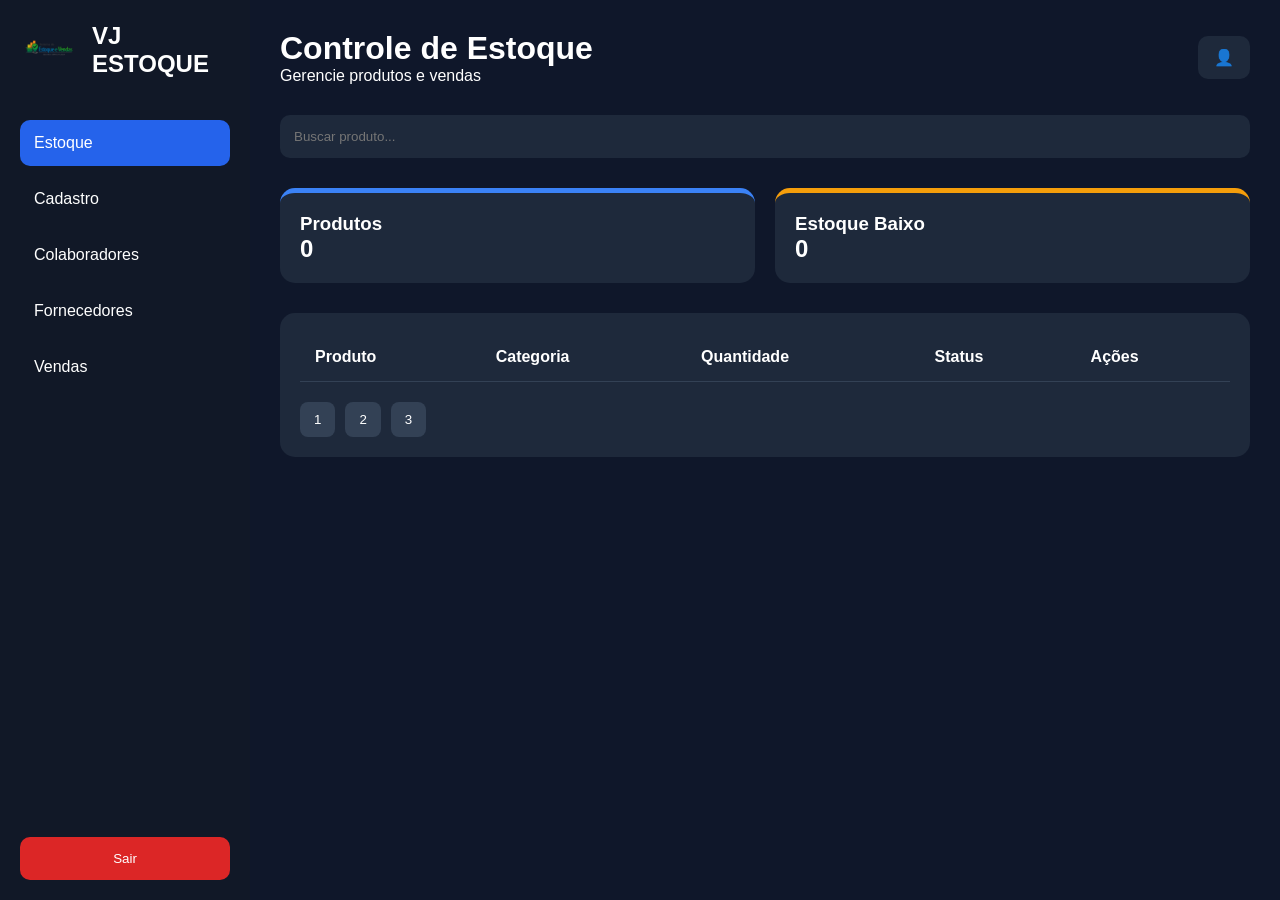
<file: vjestoque/index.html>
<!DOCTYPE html>
<html lang="pt-br">

<head>
    <meta charset="UTF-8">
    <meta name="viewport" content="width=device-width, initial-scale=1.0">
    <title>VJ ESTOQUE</title>
    <link rel="stylesheet" href="css/style.css">
</head>

<body>

    <aside class="menu-lateral">

        <div>

            <div class="logo">

                <img src="img/logo.png">

                <h2>VJ ESTOQUE</h2>

            </div>

            <nav class="menu">
                <a href="index.html" class="ativo">
                     Estoque
                </a>
                <a href="cadastroprodutos.html">
                     Cadastro
                </a>
                <a href="colaboradores.html">
                     Colaboradores
                </a>
                <a href="fornecedores.html">
                     Fornecedores
                </a>
                <a href="vendas.html">
                     Vendas
                </a>
            </nav>
        </div>
        <button class="sair" onclick="sair()">
            Sair
        </button>
    </aside>
    <main>
        <header class="topo">

            <div>
                <h1>
                    Controle de Estoque
                </h1>
                <p>
                    Gerencie produtos e vendas
                </p>
            </div>

            <div class="usuario">

                👤
                <span id="nomeUsuario">
                </span>
            </div>

        </header>
        <section class="pesquisa">
            <input type="text" placeholder="Buscar produto...">
        </section>
        <section class="cards">
            <div class="card azul">
                <h3>Produtos</h3>
                <h1 id="totalProdutos">
                    0
                </h1>
            </div>

            <div class="card laranja">
                <h3>Estoque Baixo</h3>
                <h1 id="estoqueBaixo">
                    0
                </h1>

        </section>
        <section class="tabela">
            <table>
                <thead>
                    <tr>
                        <th>Produto</th>
                        <th>Categoria</th>
                        <th>Quantidade</th>
                        <th>Status</th>
                        <th>Ações</th>
                    </tr>
                </thead>
                <tbody id="estoqueTabela">
                </tbody>

            </table>
            <div class="paginas">

                <button>1</button>
                <button>2</button>
                <button>3</button>
            </div>
        </section>
    </main>
    <script src="js/estoque.js"></script>

</body>

</html>
</file>
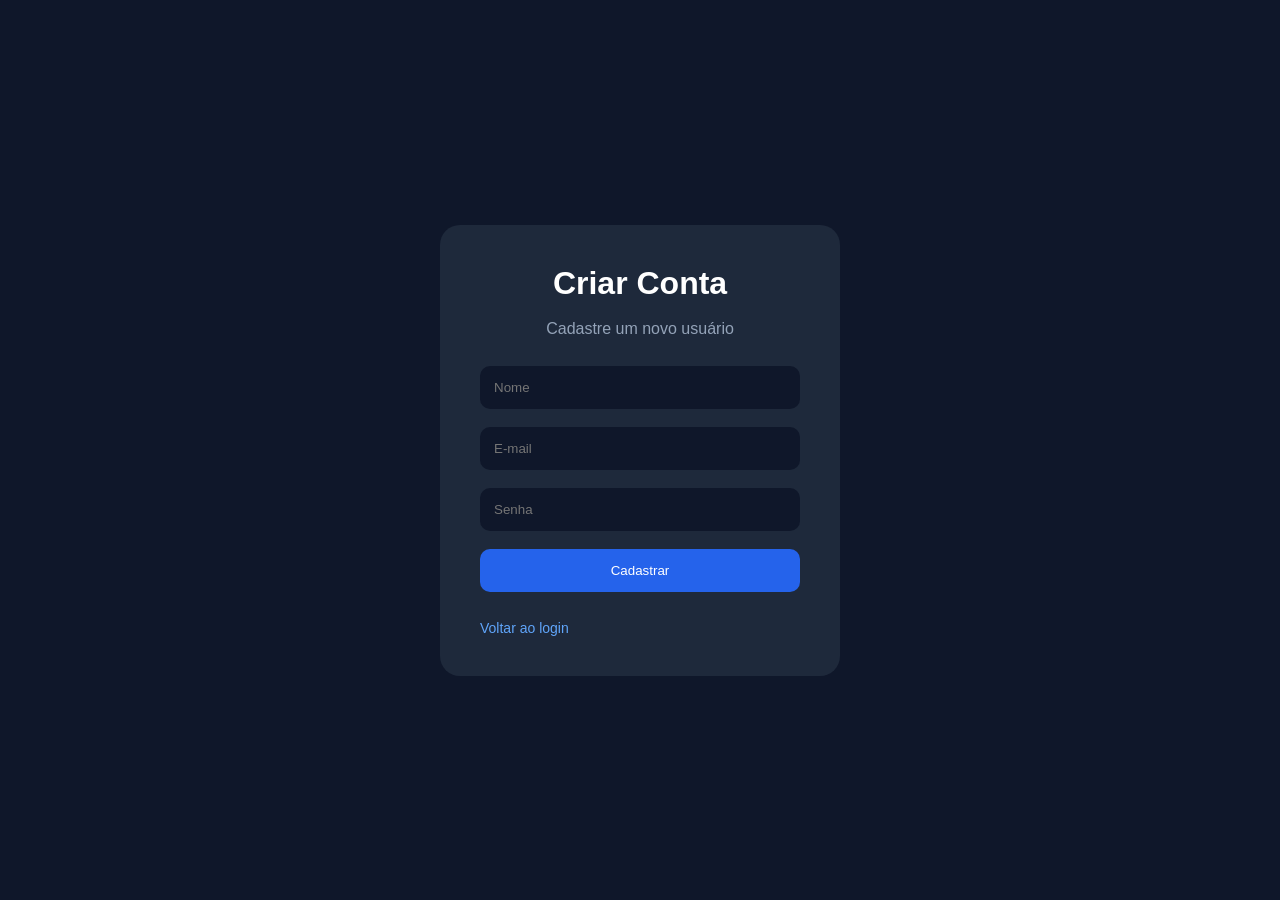
<file: vjestoque/cadastro.html>
<!DOCTYPE html>
<html lang="pt-br">

<head>
    <meta charset="UTF-8">
    <meta name="viewport" content="width=device-width, initial-scale=1.0">
    <title>Cadastro</title>
    <link rel="stylesheet" href="css/login.css">
</head>

<body>
    <div class="container">
        <div class="box">
            <h1>Criar Conta</h1>
            <p>Cadastre um novo usuário</p>
            <input type="text" id="nome" placeholder="Nome">
            <input type="email" id="email" placeholder="E-mail">
            <input type="password" id="senha" placeholder="Senha">
            <button onclick="cadastrar()">
                Cadastrar
            </button>
            <div class="links">
                <a href="login.html">
                    Voltar ao login
                </a>
            </div>
        </div>
    </div>
    <script src="js/cadastro-login.js"></script>
</body>

</html>
</file>
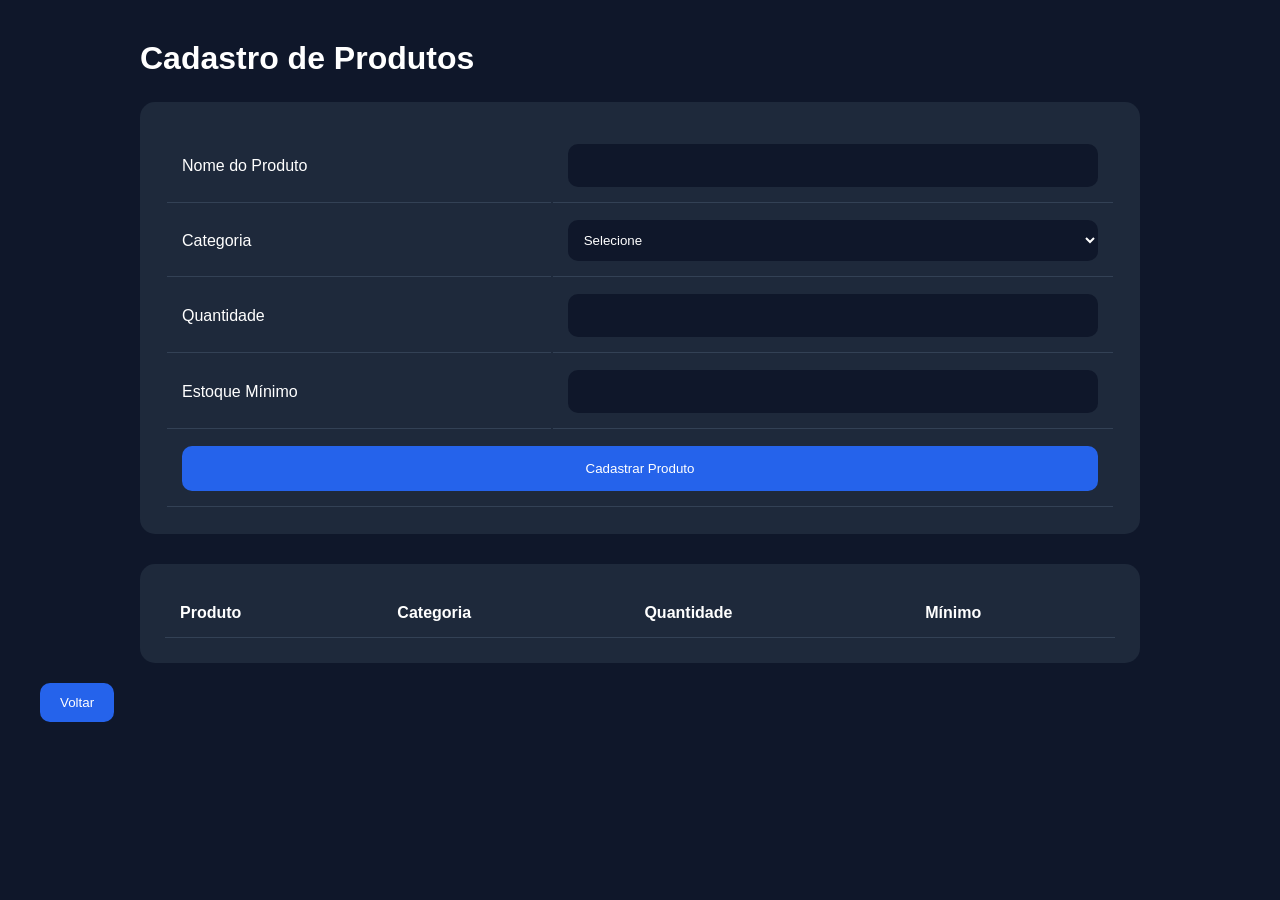
<file: vjestoque/cadastroprodutos.html>
<!DOCTYPE html>
<html lang="pt-br">

<head>
    <meta charset="UTF-8">
    <meta name="viewport" content="width=device-width, initial-scale=1.0">
    <title>Cadastro de Produtos</title>

    <link rel="stylesheet" href="css/cadastro.css">
</head>

<body>
    <div class="container">
        <h1>Cadastro de Produtos</h1>

        <div class="tabela-form">
            <table>
                <tr>
                    <td>Nome do Produto</td>
                    <td>
                        <input type="text" id="nome">
                    </td>
                </tr>
                <tr>
                    <td>Categoria</td>
                    <td>
                        <select id="categoria">

                            <option value="">
                                Selecione
                            </option>

                            <option value="Frutas">
                                Frutas
                            </option>

                            <option value="Bebidas">
                                Bebidas
                            </option>

                            <option value="Grãos">
                                Grãos
                            </option>

                        </select>
                    </td>
                </tr>
                <tr>
                    <td>Quantidade</td>
                    <td>
                        <input type="number" id="quantidade">
                    </td>
                </tr>
                <tr>
                    <td>Estoque Mínimo</td>
                    <td>
                        <input type="number" id="minimo">
                    </td>
                </tr>
                <tr>
                    <td colspan="2">
                        <button type="button" onclick="cadastrarProduto()">
                            Cadastrar Produto
                        </button>
                    </td>
                </tr>
            </table>
        </div>
        <div class="produtos">
            <table>
                <thead>
                    <tr>
                        <th>Produto</th>
                        <th>Categoria</th>
                        <th>Quantidade</th>
                        <th>Mínimo</th>
                    </tr>
                </thead>
                <tbody id="tabelaProdutos">
                </tbody>
            </table>
        </div>
    </div>
    <button class="voltar" onclick="voltar()">
        Voltar
    </button>
    <script src="js/cadastro.js"></script>
    <script>

        function voltar() {

            window.location.href = 'index.html';
        }

    </script>
</body>

</html>
</file>
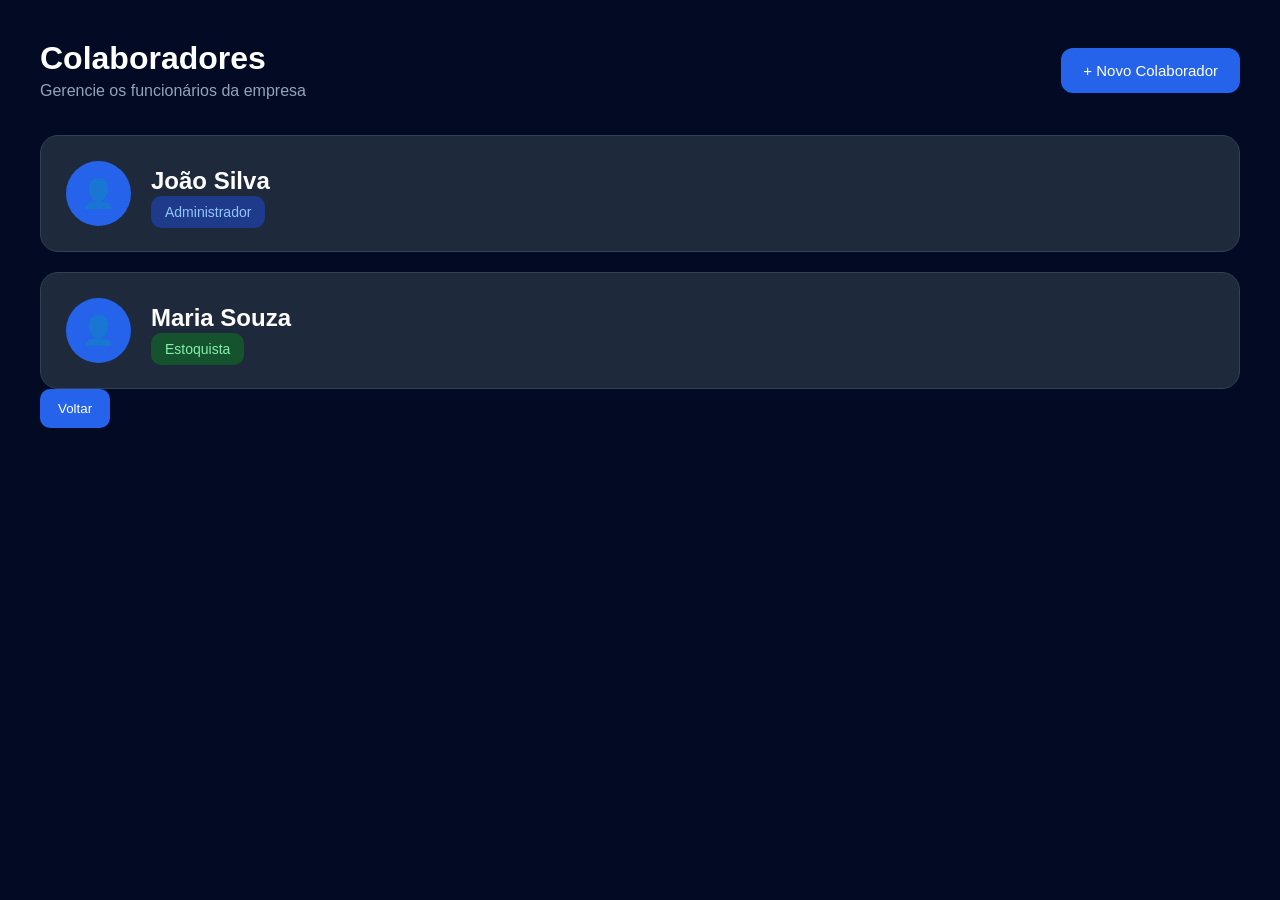
<file: vjestoque/colaboradores.html>
<!DOCTYPE html>
<html lang="pt-br">

<head>
    <meta charset="UTF-8">
    <meta name="viewport" content="width=device-width, initial-scale=1.0">
    <title>Colaboradores</title>

    <link rel="stylesheet" href="css/colaboradores.css">
</head>

<body>

    <div class="container">

        <div class="topo">

            <div>
                <h1>Colaboradores</h1>
                <p>Gerencie os funcionários da empresa</p>
            </div>



            <button class="btn-cadastrar" onclick="abrirModal()">
                + Novo Colaborador
            </button>

        </div>

        <div class="cards" id="listaColaboradores">

            <div class="card">

                <div class="icone">
                    👤
                </div>

                <div>

                    <h2>João Silva</h2>

                    <span class="cargo admin">
                        Administrador
                    </span>

                </div>

            </div>

            <div class="card">

                <div class="icone">
                    👤
                </div>

                <div>

                    <h2>Maria Souza</h2>

                    <span class="cargo estoque">
                        Estoquista
                    </span>

                </div>

            </div>

        </div>

    </div>


    <div class="modal" id="modal">

        <div class="modal-conteudo">

            <h2>Novo Colaborador</h2>

            <input type="text" id="nome" placeholder="Nome do colaborador">

            <select id="cargo">

                <option value="Administrador">
                    Administrador
                </option>

                <option value="Estoquista">
                    Estoquista
                </option>

                <option value="Gerente">
                    Gerente
                </option>

            </select>

            <div class="acoes">

                <button class="cancelar" onclick="fecharModal()">
                    Cancelar
                </button>

                <button class="salvar" onclick="cadastrarColaborador()">
                    Salvar
                </button>

            </div>

        </div>

    </div>
    <button class="voltar" onclick="voltar()">
        Voltar
    </button>

    <script src="js/colaboradores.js"></script>
    <script>

        function voltar() {

            window.location.href = 'index.html';
        }

    </script>

</body>

</html>
</file>
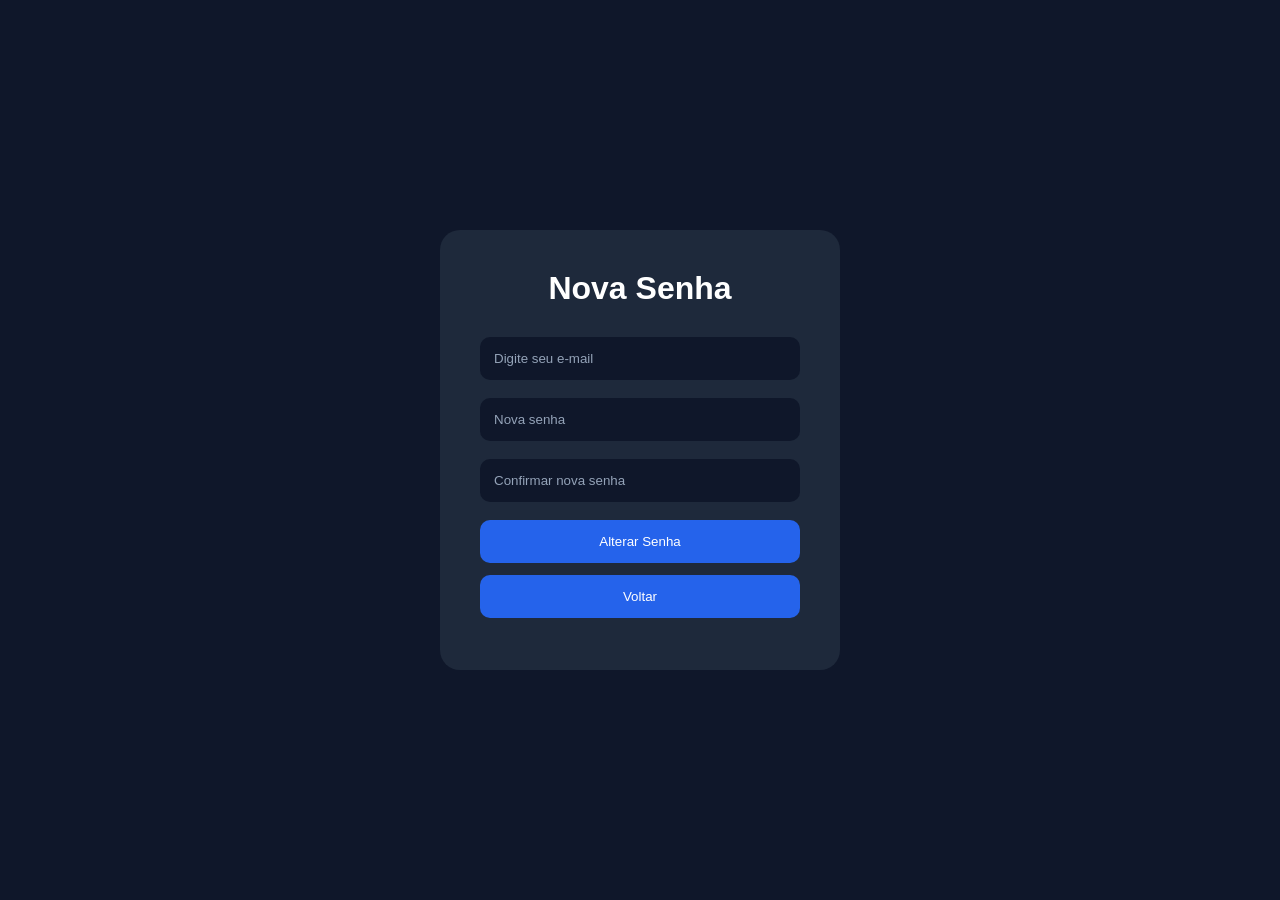
<file: vjestoque/esqueci.html>
<!DOCTYPE html>
<html lang="pt-br">
<head>

    <meta charset="UTF-8">
    <meta name="viewport"
    content="width=device-width, initial-scale=1.0">
    <title>Esqueci a Senha</title>
    <link rel="stylesheet" href="css/esqueci.css">

</head>
<body>

    <div class="container">

        <h1>Nova Senha</h1>

        <input
        type="email"
        id="email"
        placeholder="Digite seu e-mail">

        <input
        type="password"
        id="novaSenha"
        placeholder="Nova senha">

        <input
        type="password"
        id="confirmarSenha"
        placeholder="Confirmar nova senha">

        <button onclick="redefinirSenha()">

            Alterar Senha

        </button>
        <button class="voltar"
        onclick="voltar()">
            Voltar
        </button>
    </div>
    <script src="js/esqueci.js"></script>

    <script>
        function voltar(){

            window.location.href =
            'login.html';
        }

    </script>
</body>
</html>
</file>
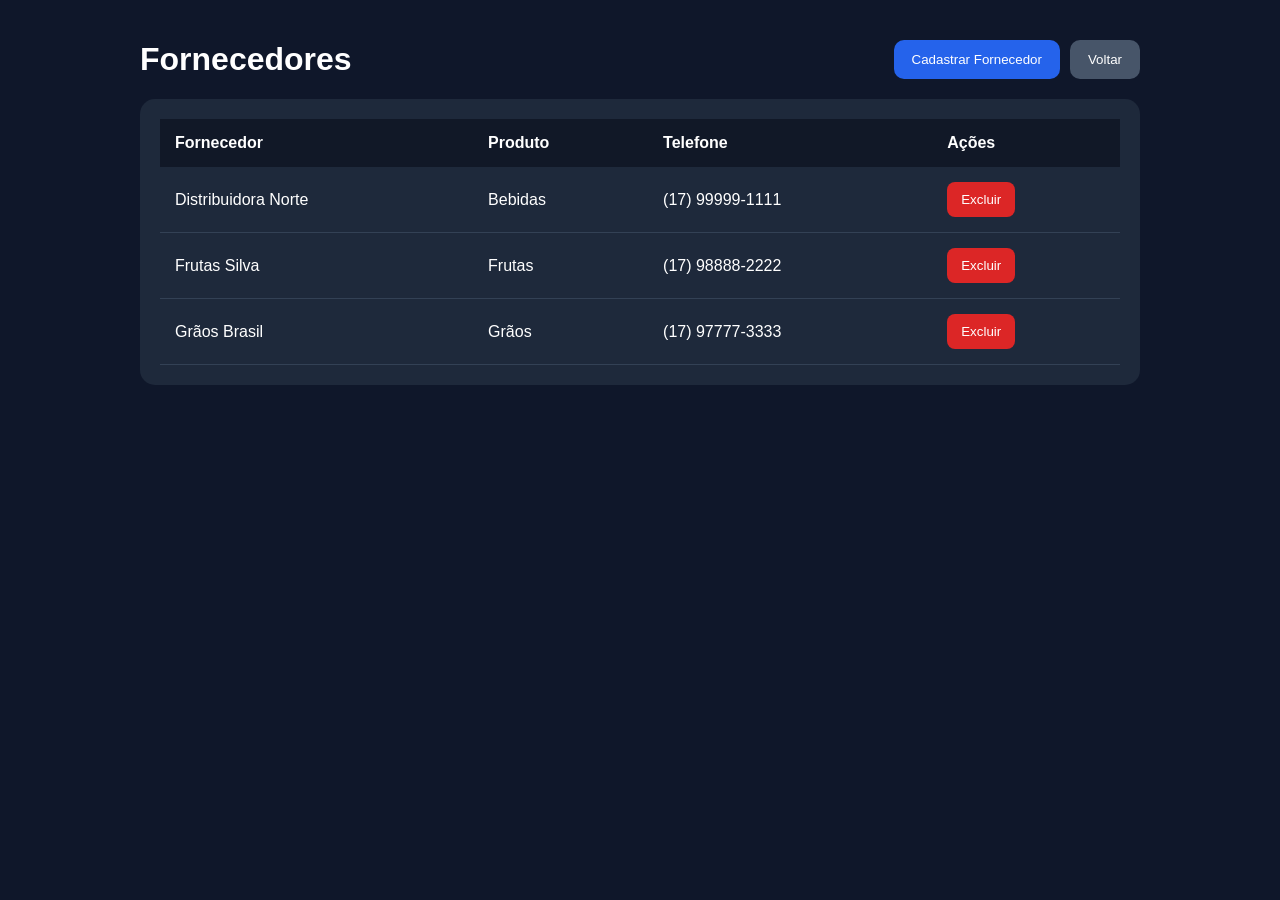
<file: vjestoque/fornecedores.html>
<!DOCTYPE html>
<html lang="pt-br">

<head>

    <meta charset="UTF-8">

    <meta name="viewport" content="width=device-width, initial-scale=1.0">

    <title>Fornecedores</title>

    <link rel="stylesheet" href="css/fornecedores.css">

</head>

<body>

    <div class="container">

        <div class="topo">

            <h1>Fornecedores</h1>

            <div class="botoes">

                <button class="novo" onclick="abrirModal()">

                    Cadastrar Fornecedor

                </button>

                <button class="voltar" onclick="voltar()">

                    Voltar

                </button>

            </div>

        </div>

        <div class="tabela">

            <table>

                <thead>

                    <tr>

                        <th>Fornecedor</th>

                        <th>Produto</th>

                        <th>Telefone</th>

                        <th>Ações</th>

                    </tr>

                </thead>

                <tbody id="listaFornecedores">

                    <tr>

                        <td>Distribuidora Norte</td>

                        <td>Bebidas</td>

                        <td>(17) 99999-1111</td>

                        <td>

                            <button class="excluir" onclick="excluirFornecedor(this)">

                                Excluir

                            </button>

                        </td>

                    </tr>

                    <tr>

                        <td>Frutas Silva</td>

                        <td>Frutas</td>

                        <td>(17) 98888-2222</td>

                        <td>

                            <button class="excluir" onclick="excluirFornecedor(this)">

                                Excluir

                            </button>

                        </td>

                    </tr>

                    <tr>

                        <td>Grãos Brasil</td>

                        <td>Grãos</td>

                        <td>(17) 97777-3333</td>

                        <td>

                            <button class="excluir" onclick="excluirFornecedor(this)">

                                Excluir

                            </button>

                        </td>

                    </tr>

                </tbody>

            </table>

        </div>

    </div>

    <div class="modal" id="modal">

        <div class="modal-conteudo">

            <h2>Novo Fornecedor</h2>

            <input type="text" id="nome" placeholder="Nome do fornecedor">

            <select id="produto">

                <option value="">
                    Produto vendido
                </option>

                <option>
                    Frutas
                </option>

                <option>
                    Bebidas
                </option>

                <option>
                    Grãos
                </option>

            </select>

            <input type="text" id="telefone" placeholder="Telefone">

            <button onclick="cadastrarFornecedor()">

                Salvar

            </button>
            <button class="fechar" onclick="fecharModal()">
                Cancelar
            </button>
        </div>
    </div>
    <script src="js/fornecedores.js"></script>
</body>
</html>
</file>
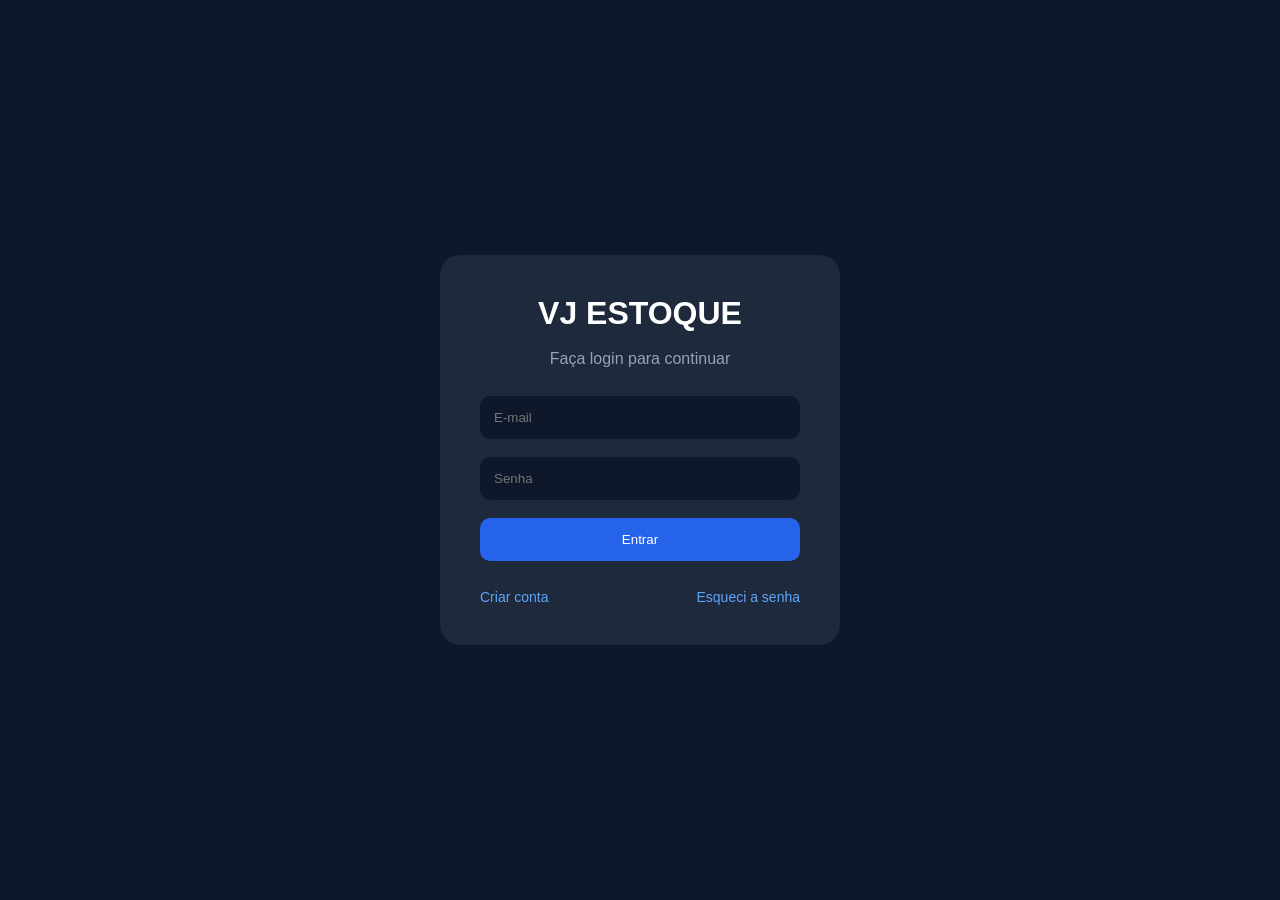
<file: vjestoque/login.html>
<!DOCTYPE html>
<html lang="pt-br">

<head>
    <meta charset="UTF-8">
    <meta name="viewport" content="width=device-width, initial-scale=1.0">
    <title>Login</title>
    <link rel="stylesheet" href="css/login.css">
</head>

<body>
    <div class="container">
        <div class="box">
            <h1>VJ ESTOQUE</h1>
            <p>Faça login para continuar</p>
            <input type="email" id="email" placeholder="E-mail">
            <input type="password" id="senha" placeholder="Senha">
            <button onclick="login()">
                Entrar
            </button>
            <div class="links">
                <a href="cadastro.html">
                    Criar conta
                </a>
                <a href="esqueci.html">
                    Esqueci a senha
                </a>
            </div>
        </div>
    </div>
    <script src="js/login.js"></script>
</body>
</html>
</file>
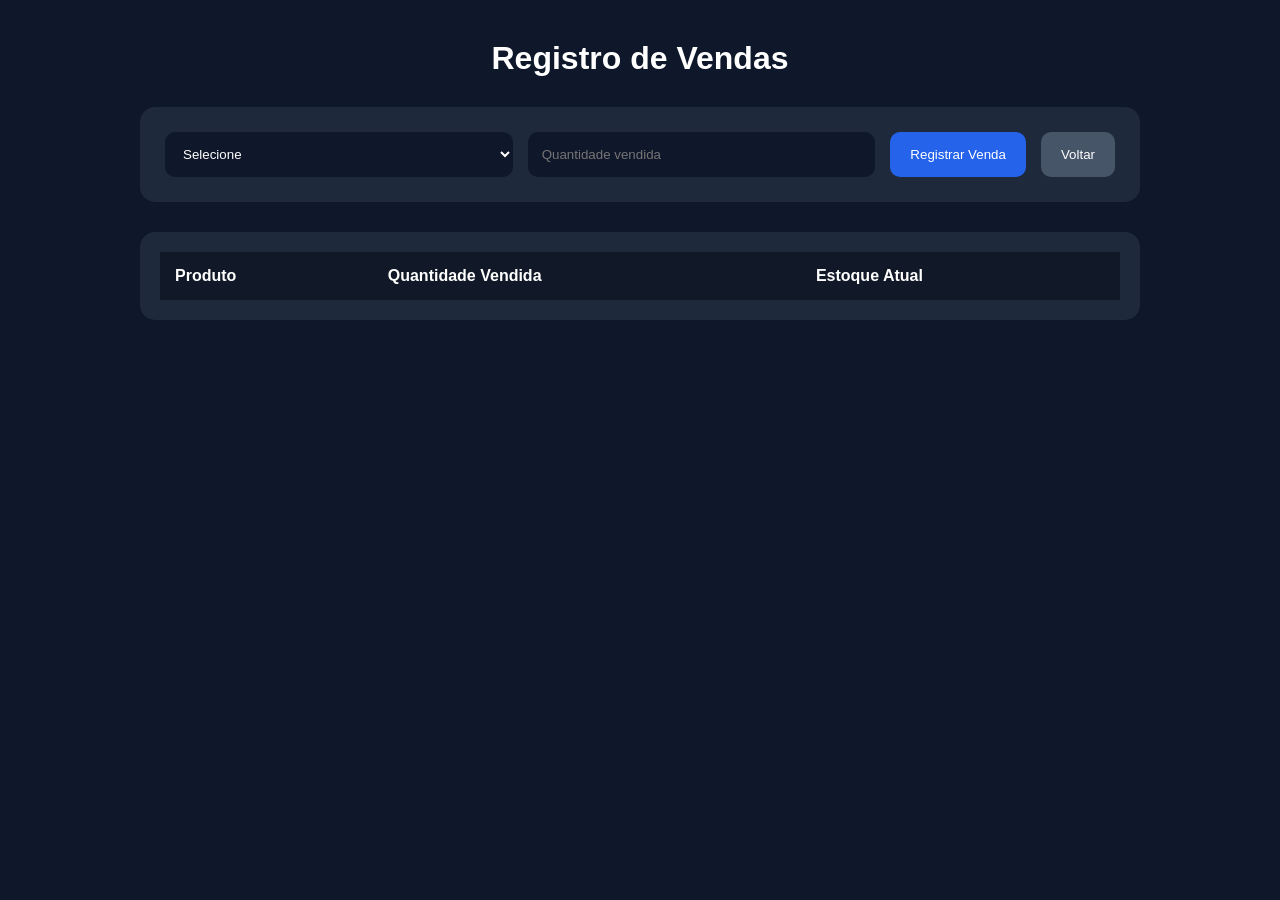
<file: vjestoque/vendas.html>
<!DOCTYPE html>
<html lang="pt-br">

<head>
    <meta charset="UTF-8">
    <meta name="viewport" content="width=device-width, initial-scale=1.0">
    <title>Vendas</title>
    <link rel="stylesheet" href="css/vendas.css">
</head>

<body>

    <div class="container">
        <h1>Registro de Vendas</h1>
        <div class="formulario">
            <select id="produto">
                <option value="">
                    Selecione o produto
                </option>
            </select>

            <input type="number" id="quantidade" placeholder="Quantidade vendida">

            <button onclick="registrarVenda()">
                Registrar Venda
            </button>

            <button class="voltar" onclick="voltar()">
                Voltar
            </button>

        </div>

        <div class="tabela">
            <table>
                <thead>
                    <tr>
                        <th>Produto</th>
                        <th>Quantidade Vendida</th>
                        <th>Estoque Atual</th>
                    </tr>
                </thead>
                <tbody id="tabelaVendas">
                </tbody>
            </table>
        </div>
    </div>
    <script src="js/vendas.js"></script>
</body>
</html>
</file>
<file: vjestoque/css/style.css>
*{
    margin:0;
    padding:0;
    box-sizing:border-box;
    font-family:Arial;
}

body{
    background:#0f172a;
    color:white;
    display:flex;
}

/* MENU */

.menu-lateral{
    width:250px;
    min-height:100vh;
    background:#111827;
    padding:20px;
    display:flex;
    flex-direction:column;
    justify-content:space-between;
    position:fixed;
    left:0;
    top:0;
}

.logo{
    display:flex;
    align-items:center;
    gap:10px;
    margin-bottom:40px;
}

.icone{
    width:50px;
    height:50px;
    background:#2563eb;
    border-radius:10px;
}

.menu{
    display:flex;
    flex-direction:column;
    gap:10px;
}

.menu a{
    text-decoration:none;
    color:white;
    padding:14px;
    border-radius:10px;
    transition:0.3s;
}

.menu a:hover{
    background:#1e293b;
}

.ativo{
    background:#2563eb;
}

.sair{
    border:none;
    background:#dc2626;
    color:white;
    padding:14px;
    border-radius:10px;
    cursor:pointer;
}

/* CONTEUDO */

main{
    margin-left:250px;
    width:calc(100% - 250px);
    padding:30px;
}

/* TOPO */

.topo{
    display:flex;
    justify-content:space-between;
    align-items:center;
    margin-bottom:30px;
}

.usuario{
    background:#1e293b;
    padding:12px 16px;
    border-radius:10px;
}

/* PESQUISA */

.pesquisa input{
    width:100%;
    padding:14px;
    border:none;
    border-radius:10px;
    background:#1e293b;
    color:white;
    margin-bottom:30px;
}

/* CARDS */

.cards{
    display:flex;
    gap:20px;
    margin-bottom:30px;
    flex-wrap:wrap;
}

.card{
    flex:1;
    min-width:220px;
    background:#1e293b;
    padding:20px;
    border-radius:15px;
}

.azul{
    border-top:5px solid #3b82f6;
}

.laranja{
    border-top:5px solid #f59e0b;
}

.verde{
    border-top:5px solid #10b981;
}

/* TABELA */

.tabela{
    background:#1e293b;
    padding:20px;
    border-radius:15px;
    width:100%;
    overflow-x:auto;
}

table{
    width:100%;
    border-collapse:collapse;
}

th,
td{
    padding:15px;
    border-bottom:1px solid #334155;
    text-align:left;
}

/* STATUS */

.ok{
    background:#14532d;
    color:#4ade80;
    padding:6px 10px;
    border-radius:8px;
}

.baixo{
    background:#7c2d12;
    color:#fb923c;
    padding:6px 10px;
    border-radius:8px;
}

/* BOTÕES */

.editar{
    border:none;
    background:#2563eb;
    color:white;
    padding:8px 12px;
    border-radius:8px;
    cursor:pointer;
}

.excluir{
    border:none;
    background:#dc2626;
    color:white;
    padding:8px 12px;
    border-radius:8px;
    cursor:pointer;
}

/* PAGINAÇÃO */

.paginas{
    margin-top:20px;
    display:flex;
    gap:10px;
}

.paginas button{
    border:none;
    padding:10px 14px;
    border-radius:8px;
    background:#334155;
    color:white;
    cursor:pointer;
}

/* RESPONSIVO */

@media(max-width:900px){

    body{
        flex-direction:column;
    }

    .menu-lateral{
        width:100%;
        position:relative;
        min-height:auto;
    }

    main{
        width:100%;
        margin-left:0;
    }

    .cards{
        flex-direction:column;
    }

    .topo{
        flex-direction:column;
        align-items:flex-start;
        gap:15px;
    }
}
.logo{
    display:flex;
    align-items:center;
    gap:12px;
    margin-bottom:40px;
}

.logo img{
    width:60px;
    height:60px;
    border-radius:12px;
    object-fit:cover;
}

.logo h2{
    color:white;
    font-size:24px;
}
</file>
<file: vjestoque/css/login.css>
*{
    margin:0;
    padding:0;
    box-sizing:border-box;
    font-family:Arial;
}

body{
    background:#0f172a;
    height:100vh;
    display:flex;
    justify-content:center;
    align-items:center;
}

.container{
    width:100%;
    display:flex;
    justify-content:center;
    align-items:center;
}

.box{
    width:400px;
    background:#1e293b;
    padding:40px;
    border-radius:20px;
    display:flex;
    flex-direction:column;
    gap:18px;
}

h1{
    color:white;
    text-align:center;
}

p{
    color:#94a3b8;
    text-align:center;
    margin-bottom:10px;
}

input{
    padding:14px;
    border:none;
    border-radius:10px;
    background:#0f172a;
    color:white;
    outline:none;
}

button{
    border:none;
    padding:14px;
    border-radius:10px;
    background:#2563eb;
    color:white;
    cursor:pointer;
    transition:0.3s;
}

button:hover{
    background:#1d4ed8;
}

.links{
    display:flex;
    justify-content:space-between;
    margin-top:10px;
}

.links a{
    color:#60a5fa;
    text-decoration:none;
    font-size:14px;
}

.links a:hover{
    text-decoration:underline;
}
</file>
<file: vjestoque/css/cadastro.css>
*{
    margin:0;
    padding:0;
    box-sizing:border-box;
    font-family:Arial;
}

body{
    background:#0f172a;
    color:white;
    padding:40px;
}

.container{
    max-width:1000px;
    margin:auto;
}

h1{
    margin-bottom:25px;
}

.tabela-form{
    background:#1e293b;
    padding:25px;
    border-radius:15px;
    margin-bottom:30px;
}

.tabela-form table{
    width:100%;
}

.tabela-form td{
    padding:15px;
}

input{
    width:100%;
    padding:14px;
    border:none;
    border-radius:10px;
    background:#0f172a;
    color:white;
}

button{
    width:100%;
    padding:15px;
    border:none;
    border-radius:10px;
    background:#2563eb;
    color:white;
    cursor:pointer;
}

button:hover{
    background:#1d4ed8;
}

.produtos{
    background:#1e293b;
    padding:25px;
    border-radius:15px;
}

.produtos table{
    width:100%;
    border-collapse:collapse;
}

th,
td{
    padding:15px;
    border-bottom:1px solid #334155;
    text-align:left;
}

tr:hover{
    background:#263245;
}
.voltar{
    border:none;
    background:#2563eb;
    color:white;
    padding:12px 20px;
    border-radius:10px;
    cursor:pointer;
    margin-top:20px;
    width:auto;
    display:inline-block;
    transition:0.3s;
}

.voltar:hover{
    background:#1d4ed8;
}
select{
    width:100%;
    padding:12px;
    border:none;
    border-radius:10px;
    background:#0f172a;
    color:white;
}
</file>
<file: vjestoque/css/colaboradores.css>
* {
    margin: 0;
    padding: 0;
    box-sizing: border-box;
    font-family: Arial;
}

body {
    background: #020b23;
    color: white;
    padding: 40px;
}

.container {
    max-width: 1200px;
    margin: auto;
}

.topo {
    display: flex;
    justify-content: space-between;
    align-items: center;
    margin-bottom: 35px;
}

.topo p {
    color: #94a3b8;
    margin-top: 5px;
}

.btn-cadastrar {
    border: none;
    background: #2563eb;
    color: white;
    padding: 14px 22px;
    border-radius: 12px;
    cursor: pointer;
    font-size: 15px;
    transition: 0.3s;
}

.btn-cadastrar:hover {
    background: #1d4ed8;
    transform: translateY(-2px);
}

.cards {
    display: flex;
    flex-direction: column;
    gap: 20px;
}

.card {
    background: #1e293b;
    padding: 25px;
    border-radius: 18px;
    display: flex;
    align-items: center;
    gap: 20px;
    transition: 0.3s;
    border: 1px solid #334155;
}

.card:hover {
    transform: translateY(-3px);
    background: #263449;
}

.icone {
    width: 65px;
    height: 65px;
    background: #2563eb;
    border-radius: 50%;
    display: flex;
    align-items: center;
    justify-content: center;
    font-size: 28px;
}

.card h2 {
    margin-bottom: 8px;
}

.cargo {
    padding: 8px 14px;
    border-radius: 10px;
    font-size: 14px;
}

.admin {
    background: #1e3a8a;
    color: #93c5fd;
}

.estoque {
    background: #14532d;
    color: #86efac;
}

.modal {
    width: 100%;
    height: 100vh;
    background: rgba(0, 0, 0, 0.7);
    position: fixed;
    top: 0;
    left: 0;
    display: none;
    align-items: center;
    justify-content: center;
}

.modal-conteudo {
    background: #111827;
    width: 400px;
    padding: 30px;
    border-radius: 18px;
}

.modal-conteudo h2 {
    margin-bottom: 20px;
}

.modal-conteudo input,
.modal-conteudo select {
    width: 100%;
    padding: 14px;
    margin-bottom: 15px;
    border: none;
    border-radius: 10px;
    background: #1e293b;
    color: white;
}

.acoes {
    display: flex;
    justify-content: end;
    gap: 10px;
    margin-top: 10px;
}

.cancelar {
    border: none;
    background: #475569;
    color: white;
    padding: 12px 18px;
    border-radius: 10px;
    cursor: pointer;
}

.salvar {
    border: none;
    background: #2563eb;
    color: white;
    padding: 12px 18px;
    border-radius: 10px;
    cursor: pointer;
}

@media(max-width:700px) {

    body {
        padding: 20px;
    }

    .topo {
        flex-direction: column;
        align-items: flex-start;
        gap: 20px;
    }

    .modal-conteudo {
        width: 95%;
    }
}

.voltar {
    border: none;
    background: #2563eb;
    color: white;
    padding: 12px 18px;
    border-radius: 10px;
    cursor: pointer;
    margin-bottom: 20px;
    transition: 0.3s;
}

.voltar:hover {
    background: #1d4ed8;
}
</file>
<file: vjestoque/css/esqueci.css>
*{
    margin:0;
    padding:0;
    box-sizing:border-box;
    font-family:Arial;
}

body{
    background:#0f172a;
    display:flex;
    justify-content:center;
    align-items:center;
    height:100vh;
    color:white;
}

.container{
    width:400px;
    background:#1e293b;
    padding:40px;
    border-radius:20px;
}

h1{
    text-align:center;
    margin-bottom:30px;
}

input{
    width:100%;
    padding:14px;
    margin-bottom:18px;
    border:none;
    border-radius:10px;
    background:#0f172a;
    color:white;
    outline:none;
}

input::placeholder{
    color:#94a3b8;
}

button{
    width:100%;
    padding:14px;
    border:none;
    border-radius:10px;
    background:#2563eb;
    color:white;
    cursor:pointer;
    transition:0.3s;
    margin-bottom:12px;
}

button:hover{
    background:#1d4ed8;
}
</file>
<file: vjestoque/css/fornecedores.css>
*{
    margin:0;
    padding:0;
    box-sizing:border-box;
    font-family:Arial;
}

body{
    background:#0f172a;
    color:white;
    min-height:100vh;
    padding:40px;
}

.container{
    max-width:1000px;
    margin:auto;
}

.topo{
    display:flex;
    justify-content:space-between;
    align-items:center;
    margin-bottom:20px;
}

.botoes{
    display:flex;
    gap:10px;
}

.novo{
    border:none;
    background:#2563eb;
    color:white;
    padding:12px 18px;
    border-radius:10px;
    cursor:pointer;
}

.voltar{
    border:none;
    background:#475569;
    color:white;
    padding:12px 18px;
    border-radius:10px;
    cursor:pointer;
}

.tabela{
    background:#1e293b;
    padding:20px;
    border-radius:15px;
    overflow-x:auto;
}

table{
    width:100%;
    border-collapse:collapse;
}

th{
    background:#111827;
    padding:15px;
    text-align:left;
}

td{
    padding:15px;
    border-bottom:1px solid #334155;
}

tr:hover{
    background:#273449;
}

.excluir{
    border:none;
    background:#dc2626;
    color:white;
    padding:10px 14px;
    border-radius:8px;
    cursor:pointer;
}

.modal{
    width:100%;
    height:100vh;
    background:rgba(0,0,0,0.7);
    position:fixed;
    left:0;
    top:0;
    display:none;
    justify-content:center;
    align-items:center;
}

.modal-conteudo{
    width:400px;
    background:#1e293b;
    padding:30px;
    border-radius:15px;
    display:flex;
    flex-direction:column;
    gap:15px;
}

.modal-conteudo input,
.modal-conteudo select{
    padding:14px;
    border:none;
    border-radius:10px;
    background:#0f172a;
    color:white;
}

.modal-conteudo button{
    border:none;
    padding:14px;
    border-radius:10px;
    background:#2563eb;
    color:white;
    cursor:pointer;
}

.fechar{
    background:#475569 !important;
}
</file>
<file: vjestoque/css/vendas.css>
*{
    margin:0;
    padding:0;
    box-sizing:border-box;
    font-family:Arial;
}

body{
    background:#0f172a;
    color:white;
    min-height:100vh;
    padding:40px;
}

.container{
    max-width:1000px;
    margin:auto;
}

h1{
    margin-bottom:30px;
    text-align:center;
}

.formulario{
    background:#1e293b;
    padding:25px;
    border-radius:15px;
    display:flex;
    gap:15px;
    flex-wrap:wrap;
    margin-bottom:30px;
}

select,
input{
    flex:1;
    min-width:220px;
    padding:14px;
    border:none;
    border-radius:10px;
    background:#0f172a;
    color:white;
    outline:none;
}

button{
    padding:14px 20px;
    border:none;
    border-radius:10px;
    background:#2563eb;
    color:white;
    cursor:pointer;
    transition:0.3s;
}

button:hover{
    background:#1d4ed8;
}

.voltar{
    background:#475569;
}

.voltar:hover{
    background:#334155;
}

.tabela{
    background:#1e293b;
    padding:20px;
    border-radius:15px;
    overflow-x:auto;
}

table{
    width:100%;
    border-collapse:collapse;
}

th{
    background:#111827;
    padding:15px;
    text-align:left;
}

td{
    padding:15px;
    border-bottom:1px solid #334155;
}

tr:hover{
    background:#273449;
}

@media(max-width:700px){

    .formulario{
        flex-direction:column;
    }

    button{
        width:100%;
    }
}
</file>
